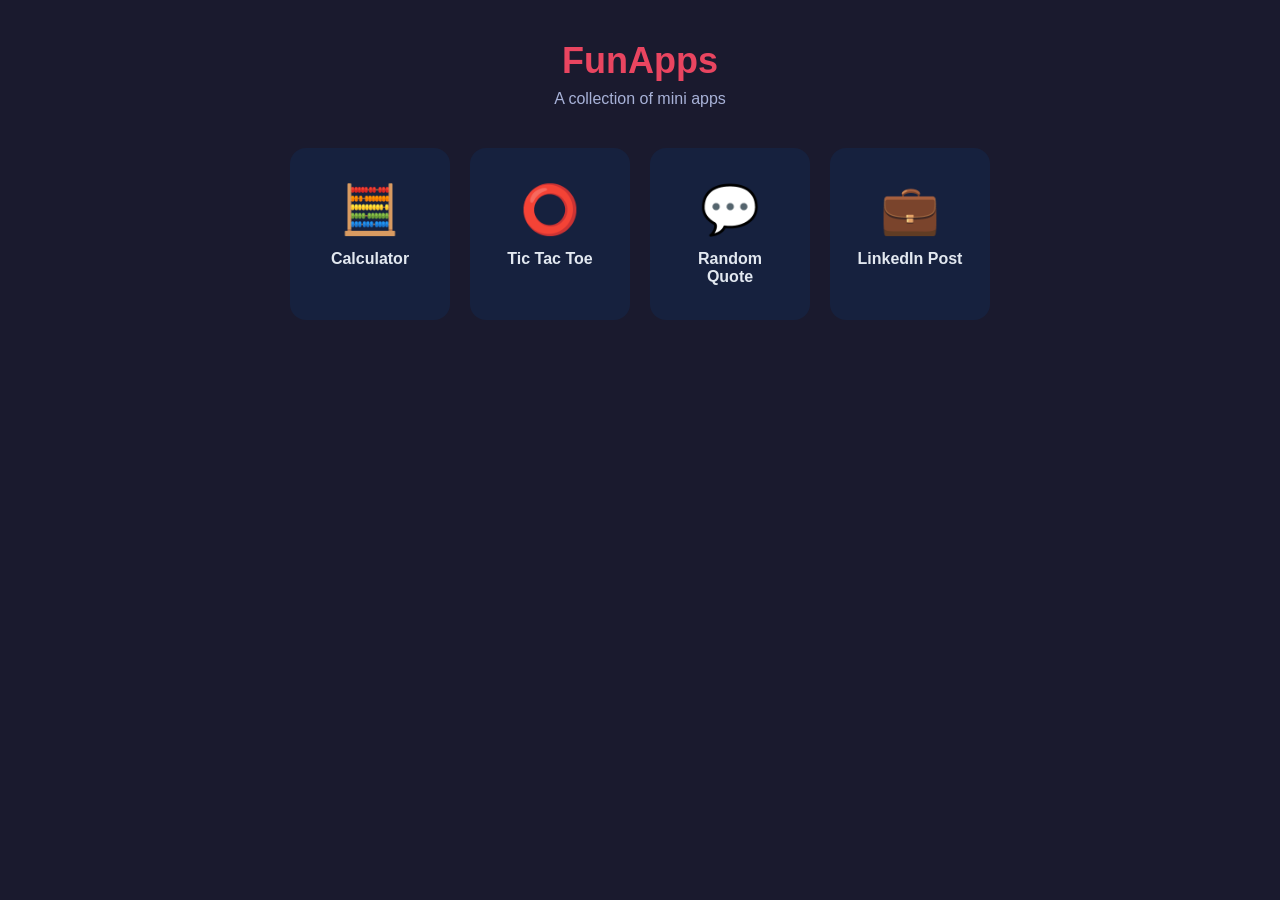
<file: index.html>
<!DOCTYPE html>
<html lang="en">
<head>
  <meta charset="UTF-8">
  <meta name="viewport" content="width=device-width, initial-scale=1.0">
  <title>FunApps</title>
  <style>
    * { box-sizing: border-box; margin: 0; padding: 0; }
    body {
      font-family: -apple-system, BlinkMacSystemFont, 'Segoe UI', sans-serif;
      background: #1a1a2e;
      color: #e2e8f0;
      min-height: 100vh;
      padding: 40px 20px;
    }
    h1 {
      text-align: center;
      font-size: 36px;
      font-weight: 700;
      margin-bottom: 8px;
      color: #e94560;
    }
    p.subtitle {
      text-align: center;
      color: #a8b2d8;
      margin-bottom: 40px;
    }
    .apps {
      display: flex;
      flex-wrap: wrap;
      gap: 20px;
      justify-content: center;
      max-width: 800px;
      margin: 0 auto;
    }
    .app-card {
      background: #16213e;
      border-radius: 16px;
      padding: 32px 24px;
      text-align: center;
      text-decoration: none;
      color: inherit;
      width: 160px;
      transition: transform 0.2s, background 0.2s;
      border: 2px solid transparent;
    }
    .app-card:hover {
      transform: translateY(-4px);
      background: #0f3460;
      border-color: #e94560;
    }
    .app-card .icon { font-size: 48px; margin-bottom: 12px; }
    .app-card .name { font-size: 16px; font-weight: 600; }
  </style>
</head>
<body>
  <h1>FunApps</h1>
  <p class="subtitle">A collection of mini apps</p>
  <div class="apps">
    <a class="app-card" href="Calculator/">
      <div class="icon">🧮</div>
      <div class="name">Calculator</div>
    </a>
    <a class="app-card" href="TicTacToe/">
      <div class="icon">⭕</div>
      <div class="name">Tic Tac Toe</div>
    </a>
    <a class="app-card" href="RandomQuote/">
      <div class="icon">💬</div>
      <div class="name">Random Quote</div>
    </a>
    <a class="app-card" href="LinkedInPost/">
      <div class="icon">💼</div>
      <div class="name">LinkedIn Post</div>
    </a>
  </div>
</body>
</html>
</file>
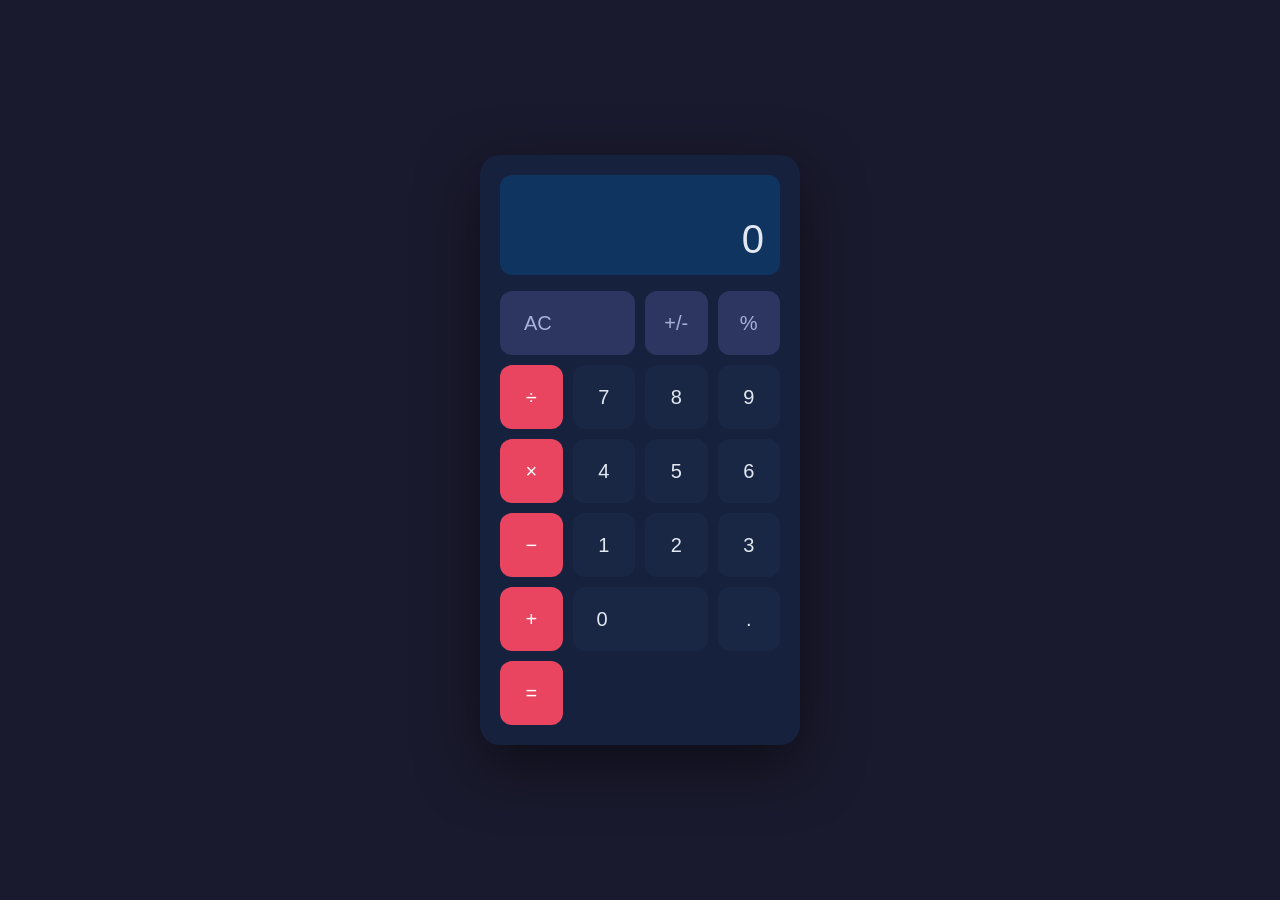
<file: Calculator/index.html>
<!DOCTYPE html>
<html lang="en">
<head>
  <meta charset="UTF-8">
  <meta name="viewport" content="width=device-width, initial-scale=1.0">
  <title>Calculator</title>
  <link rel="stylesheet" href="style.css">
</head>
<body>
  <div class="calculator">
    <div class="display">
      <div class="expression" id="expression"></div>
      <div class="result" id="result">0</div>
    </div>
    <div class="buttons">
      <button class="btn btn-wide btn-secondary" data-action="clear">AC</button>
      <button class="btn btn-secondary" data-action="toggle-sign">+/-</button>
      <button class="btn btn-secondary" data-action="percent">%</button>
      <button class="btn btn-operator" data-action="operator" data-value="/">÷</button>

      <button class="btn" data-action="digit" data-value="7">7</button>
      <button class="btn" data-action="digit" data-value="8">8</button>
      <button class="btn" data-action="digit" data-value="9">9</button>
      <button class="btn btn-operator" data-action="operator" data-value="*">×</button>

      <button class="btn" data-action="digit" data-value="4">4</button>
      <button class="btn" data-action="digit" data-value="5">5</button>
      <button class="btn" data-action="digit" data-value="6">6</button>
      <button class="btn btn-operator" data-action="operator" data-value="-">−</button>

      <button class="btn" data-action="digit" data-value="1">1</button>
      <button class="btn" data-action="digit" data-value="2">2</button>
      <button class="btn" data-action="digit" data-value="3">3</button>
      <button class="btn btn-operator" data-action="operator" data-value="+">+</button>

      <button class="btn btn-wide" data-action="digit" data-value="0">0</button>
      <button class="btn" data-action="decimal">.</button>
      <button class="btn btn-operator" data-action="equals">=</button>
    </div>
  </div>
  <script src="app.js"></script>
</body>
</html>
</file>
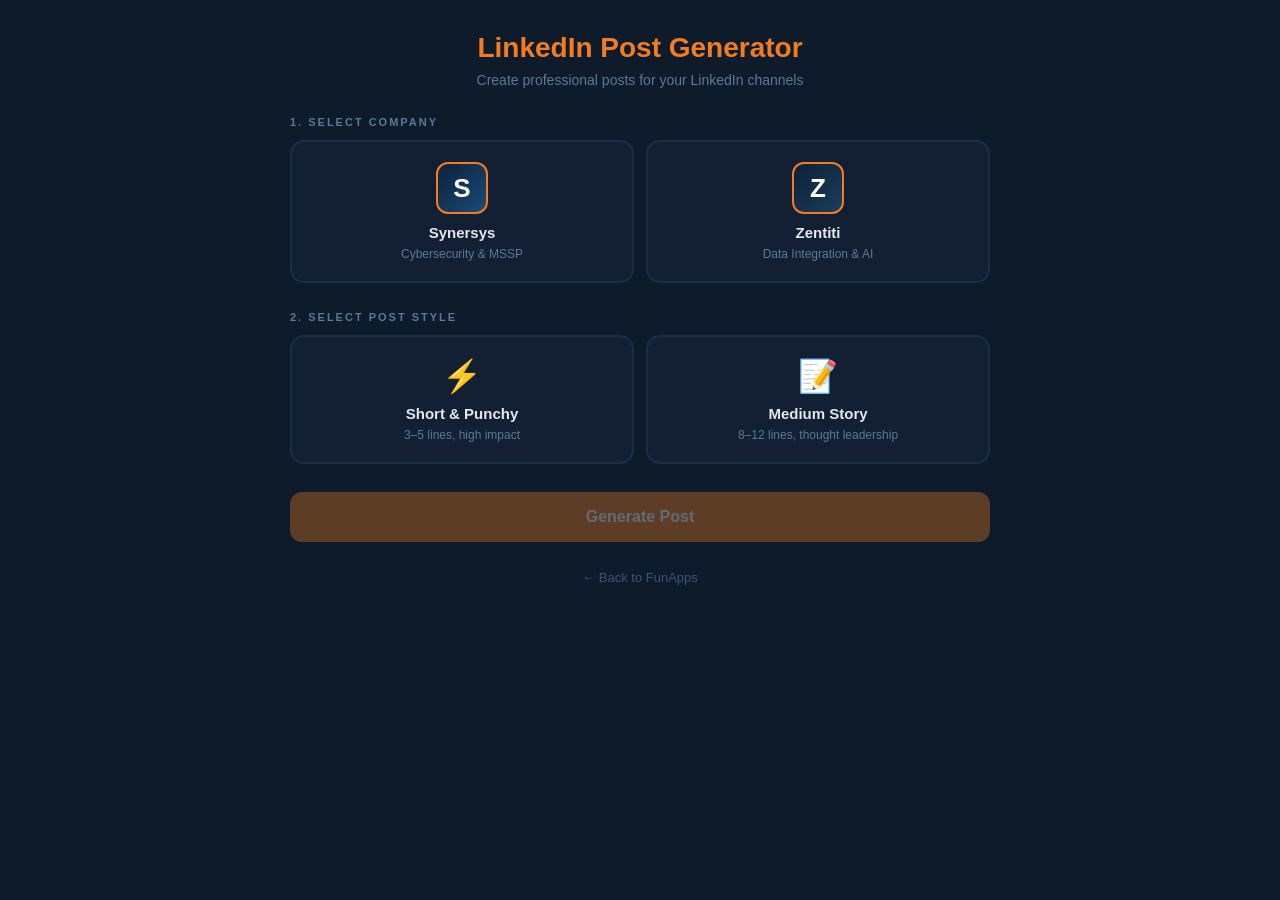
<file: LinkedInPost/index.html>
<!DOCTYPE html>
<html lang="en">
<head>
  <meta charset="UTF-8">
  <meta name="viewport" content="width=device-width, initial-scale=1.0">
  <title>LinkedIn Post Generator</title>
  <link rel="stylesheet" href="style.css">
</head>
<body>
  <div class="container">
    <h1>LinkedIn Post Generator</h1>
    <p class="subtitle">Create professional posts for your LinkedIn channels</p>

    <div class="step">
      <div class="step-label">1. Select Company</div>
      <div class="option-grid">
        <label class="option-card">
          <input type="radio" name="company" value="synersys">
          <div class="option-inner">
            <div class="company-logo synersys-logo">S</div>
            <div class="option-name">Synersys</div>
            <div class="option-desc">Cybersecurity &amp; MSSP</div>
          </div>
        </label>
        <label class="option-card">
          <input type="radio" name="company" value="zentiti">
          <div class="option-inner">
            <div class="company-logo zentiti-logo">Z</div>
            <div class="option-name">Zentiti</div>
            <div class="option-desc">Data Integration &amp; AI</div>
          </div>
        </label>
      </div>
    </div>

    <div class="step">
      <div class="step-label">2. Select Post Style</div>
      <div class="option-grid">
        <label class="option-card">
          <input type="radio" name="length" value="short">
          <div class="option-inner">
            <div class="style-icon">⚡</div>
            <div class="option-name">Short &amp; Punchy</div>
            <div class="option-desc">3–5 lines, high impact</div>
          </div>
        </label>
        <label class="option-card">
          <input type="radio" name="length" value="medium">
          <div class="option-inner">
            <div class="style-icon">📝</div>
            <div class="option-name">Medium Story</div>
            <div class="option-desc">8–12 lines, thought leadership</div>
          </div>
        </label>
      </div>
    </div>

    <button class="generate-btn" id="generate-btn" disabled>Generate Post</button>

    <div class="result" id="result" style="display:none">

      <div class="result-section">
        <div class="result-section-label">POST TEXT — copy &amp; paste into LinkedIn</div>
        <div class="post-text-box">
          <div class="post-text" id="post-text"></div>
        </div>
        <button class="action-btn copy-btn" id="copy-btn">
          <span id="copy-label">Copy Text</span>
        </button>
      </div>

      <div class="result-section">
        <div class="result-section-label">VISUAL — download &amp; upload to LinkedIn post</div>
        <div class="preview-wrap">
          <canvas id="post-canvas"></canvas>
        </div>
        <button class="action-btn new-image-btn" id="new-image-btn">Try Another Image</button>
        <div class="bottom-row">
          <button class="action-btn download-btn" id="download-btn">Download Image</button>
          <button class="action-btn regen-btn" id="regen-btn">Regenerate Post</button>
        </div>
      </div>

    </div>

    <a class="back-link" href="../">&#8592; Back to FunApps</a>
  </div>

  <script src="app.js"></script>
</body>
</html>
</file>
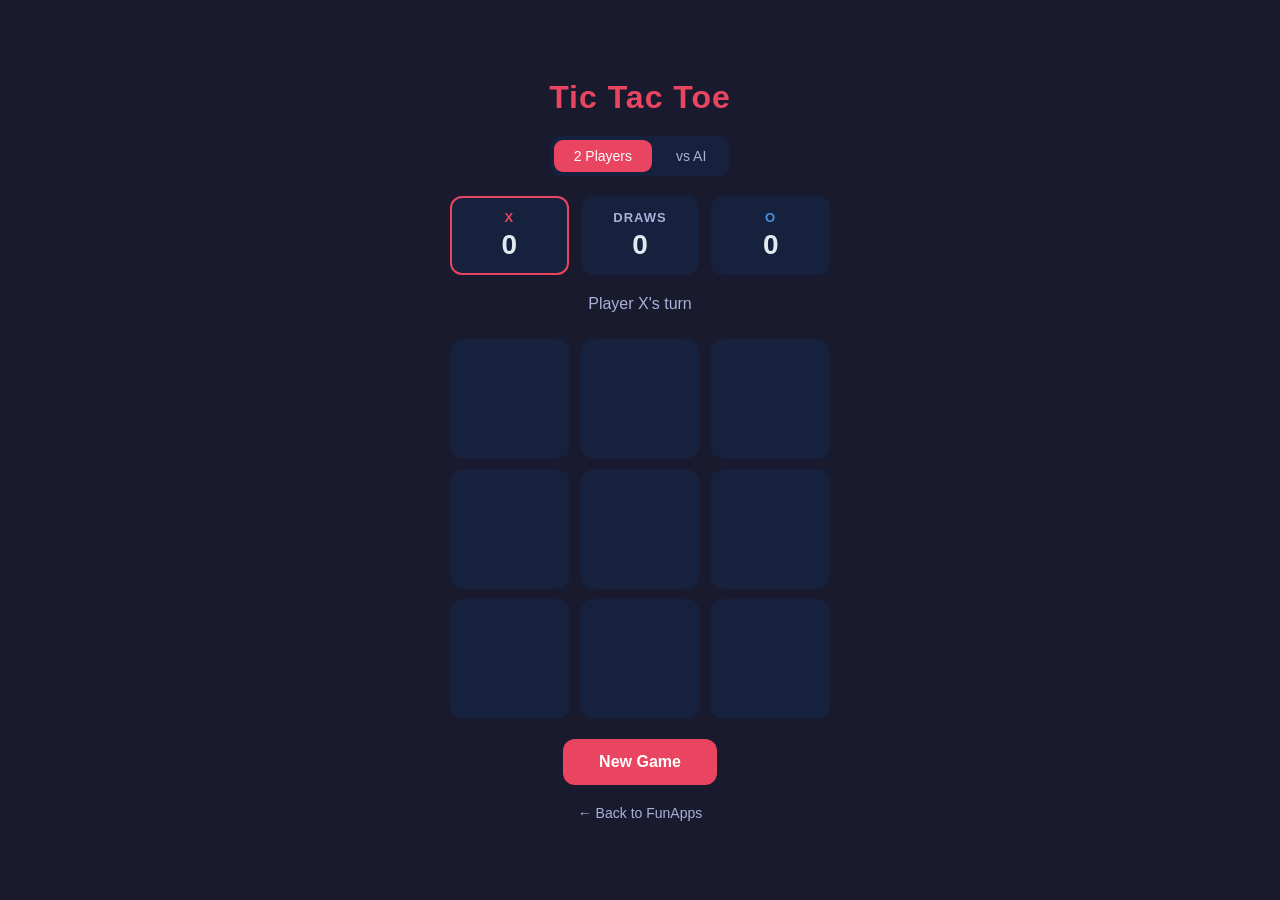
<file: TicTacToe/index.html>
<!DOCTYPE html>
<html lang="en">
<head>
  <meta charset="UTF-8">
  <meta name="viewport" content="width=device-width, initial-scale=1.0">
  <title>Tic Tac Toe</title>
  <link rel="stylesheet" href="style.css">
</head>
<body>
  <div class="container">
    <h1>Tic Tac Toe</h1>

    <div class="mode-selector">
      <button class="mode-btn active" data-mode="2p">2 Players</button>
      <button class="mode-btn" data-mode="ai">vs AI</button>
    </div>

    <div class="scoreboard">
      <div class="score-card" id="score-x">
        <div class="score-label">X</div>
        <div class="score-value" id="wins-x">0</div>
      </div>
      <div class="score-card draws">
        <div class="score-label">Draws</div>
        <div class="score-value" id="draws">0</div>
      </div>
      <div class="score-card" id="score-o">
        <div class="score-label">O</div>
        <div class="score-value" id="wins-o">0</div>
      </div>
    </div>

    <div class="status" id="status">Player X's turn</div>

    <div class="board" id="board">
      <div class="cell" data-index="0"></div>
      <div class="cell" data-index="1"></div>
      <div class="cell" data-index="2"></div>
      <div class="cell" data-index="3"></div>
      <div class="cell" data-index="4"></div>
      <div class="cell" data-index="5"></div>
      <div class="cell" data-index="6"></div>
      <div class="cell" data-index="7"></div>
      <div class="cell" data-index="8"></div>
    </div>

    <button class="restart-btn" id="restart">New Game</button>
    <a class="back-link" href="../">&#8592; Back to FunApps</a>
  </div>

  <div class="overlay" id="overlay">
    <div class="result-card">
      <div class="result-icon" id="result-icon"></div>
      <div class="result-text" id="result-text"></div>
      <button class="restart-btn" id="play-again">Play Again</button>
    </div>
  </div>

  <script src="app.js"></script>
</body>
</html>
</file>
<file: Calculator/style.css>
* {
  box-sizing: border-box;
  margin: 0;
  padding: 0;
}

body {
  display: flex;
  justify-content: center;
  align-items: center;
  min-height: 100vh;
  background: #1a1a2e;
  font-family: -apple-system, BlinkMacSystemFont, 'Segoe UI', sans-serif;
}

.calculator {
  background: #16213e;
  border-radius: 20px;
  padding: 20px;
  box-shadow: 0 20px 60px rgba(0, 0, 0, 0.5);
  width: 320px;
}

.display {
  background: #0f3460;
  border-radius: 12px;
  padding: 20px 16px 12px;
  margin-bottom: 16px;
  min-height: 100px;
  display: flex;
  flex-direction: column;
  justify-content: flex-end;
  align-items: flex-end;
  overflow: hidden;
}

.expression {
  color: #a8b2d8;
  font-size: 14px;
  min-height: 20px;
  word-break: break-all;
  text-align: right;
}

.result {
  color: #e2e8f0;
  font-size: 40px;
  font-weight: 300;
  word-break: break-all;
  text-align: right;
  line-height: 1.2;
}

.result.small {
  font-size: 28px;
}

.buttons {
  display: grid;
  grid-template-columns: repeat(4, 1fr);
  gap: 10px;
}

.btn {
  background: #1a2744;
  color: #e2e8f0;
  border: none;
  border-radius: 12px;
  font-size: 20px;
  font-weight: 400;
  height: 64px;
  cursor: pointer;
  transition: background 0.1s, transform 0.1s;
  user-select: none;
}

.btn:hover {
  background: #243256;
}

.btn:active {
  transform: scale(0.95);
  background: #2d3f6b;
}

.btn-wide {
  grid-column: span 2;
  text-align: left;
  padding-left: 24px;
}

.btn-secondary {
  background: #2d3561;
  color: #a8b2d8;
}

.btn-secondary:hover {
  background: #374275;
}

.btn-operator {
  background: #e94560;
  color: #fff;
  font-weight: 500;
}

.btn-operator:hover {
  background: #f05576;
}

.btn-operator.active {
  background: #fff;
  color: #e94560;
}
</file>
<file: LinkedInPost/style.css>
* { box-sizing: border-box; margin: 0; padding: 0; }

body {
  font-family: -apple-system, BlinkMacSystemFont, 'Segoe UI', sans-serif;
  background: #0d1b2a;
  color: #e2e8f0;
  min-height: 100vh;
  padding: 32px 16px 56px;
}

.container {
  max-width: 700px;
  margin: 0 auto;
  display: flex;
  flex-direction: column;
  gap: 28px;
}

h1 {
  font-size: 28px;
  font-weight: 700;
  color: #f47c20;
  text-align: center;
}

.subtitle {
  text-align: center;
  color: #5a7a96;
  font-size: 14px;
  margin-top: -20px;
}

.step { display: flex; flex-direction: column; gap: 12px; }

.step-label {
  font-size: 11px;
  font-weight: 700;
  text-transform: uppercase;
  letter-spacing: 2px;
  color: #5a7a96;
}

.option-grid {
  display: grid;
  grid-template-columns: 1fr 1fr;
  gap: 12px;
}

.option-card {
  cursor: pointer;
  border-radius: 14px;
  border: 2px solid #1a2f45;
  background: #132033;
  transition: border-color 0.2s, background 0.2s, transform 0.15s;
  display: block;
}

.option-card:hover { border-color: #f47c20; transform: translateY(-2px); }
.option-card input[type="radio"] { display: none; }
.option-card:has(input:checked) { border-color: #f47c20; background: #1a2f45; }

.option-inner {
  padding: 20px 16px;
  display: flex;
  flex-direction: column;
  align-items: center;
  gap: 6px;
  text-align: center;
}

.company-logo {
  width: 52px; height: 52px;
  border-radius: 12px;
  display: flex; align-items: center; justify-content: center;
  font-size: 26px; font-weight: 800; color: #fff;
  margin-bottom: 4px;
}

.synersys-logo { background: linear-gradient(135deg, #0d2137, #1a4a7a); border: 2px solid #f47c20; }
.zentiti-logo  { background: linear-gradient(135deg, #0d2137, #1a3d5c); border: 2px solid #f47c20; }

.style-icon { font-size: 32px; margin-bottom: 4px; }
.option-name { font-size: 15px; font-weight: 700; color: #e2e8f0; }
.option-desc { font-size: 12px; color: #5a7a96; }

.generate-btn {
  background: #f47c20;
  color: #fff;
  border: none;
  border-radius: 12px;
  padding: 16px;
  font-size: 16px;
  font-weight: 700;
  cursor: pointer;
  transition: background 0.2s, transform 0.1s, opacity 0.2s;
}

.generate-btn:hover:not(:disabled) { background: #e06b10; }
.generate-btn:active:not(:disabled) { transform: scale(0.98); }
.generate-btn:disabled { opacity: 0.35; cursor: not-allowed; }

/* Result */
.result { display: flex; flex-direction: column; gap: 24px; }

.result-section { display: flex; flex-direction: column; gap: 10px; }

.result-section-label {
  font-size: 10px;
  font-weight: 700;
  text-transform: uppercase;
  letter-spacing: 2px;
  color: #5a7a96;
  padding-bottom: 2px;
  border-bottom: 1px solid #1a2f45;
}

.post-text-box {
  background: #132033;
  border-radius: 12px;
  border: 1px solid #1a2f45;
  padding: 20px;
}

.post-text {
  font-size: 14px;
  line-height: 1.85;
  color: #c8d6e5;
  white-space: pre-wrap;
  word-break: break-word;
}

.preview-wrap {
  width: 100%;
  border-radius: 12px;
  overflow: hidden;
  box-shadow: 0 12px 40px rgba(0,0,0,0.5);
}

.preview-wrap canvas { width: 100%; height: auto; display: block; }

.action-btn {
  border: none;
  border-radius: 10px;
  padding: 13px 20px;
  font-size: 13px;
  font-weight: 600;
  cursor: pointer;
  transition: opacity 0.2s, transform 0.1s;
  width: 100%;
}

.action-btn:active { transform: scale(0.97); }

.copy-btn     { background: #1a4a7a; color: #e2e8f0; }
.copy-btn:hover { background: #1e5590; }

.bottom-row {
  display: grid;
  grid-template-columns: 1fr 1fr;
  gap: 10px;
}

.new-image-btn { background: #132033; color: #a8b8cc; border: 1px dashed #2a4a6a; }
.new-image-btn:hover { background: #1a2f45; color: #e2e8f0; border-color: #f47c20; }

.download-btn { background: #f47c20; color: #fff; }
.download-btn:hover { background: #e06b10; }

.regen-btn    { background: #1a2f45; color: #a8b8cc; }
.regen-btn:hover { background: #243d5a; }

.back-link {
  color: #3a5570;
  text-decoration: none;
  font-size: 13px;
  text-align: center;
  transition: color 0.2s;
}
.back-link:hover { color: #e2e8f0; }
</file>
<file: TicTacToe/style.css>
* {
  box-sizing: border-box;
  margin: 0;
  padding: 0;
}

body {
  font-family: -apple-system, BlinkMacSystemFont, 'Segoe UI', sans-serif;
  background: #1a1a2e;
  color: #e2e8f0;
  min-height: 100vh;
  display: flex;
  justify-content: center;
  align-items: center;
  padding: 20px;
}

.container {
  display: flex;
  flex-direction: column;
  align-items: center;
  gap: 20px;
  width: 100%;
  max-width: 380px;
}

h1 {
  font-size: 32px;
  font-weight: 700;
  color: #e94560;
  letter-spacing: 1px;
}

/* Mode selector */
.mode-selector {
  display: flex;
  background: #16213e;
  border-radius: 12px;
  padding: 4px;
  gap: 4px;
}

.mode-btn {
  padding: 8px 20px;
  border: none;
  border-radius: 9px;
  background: transparent;
  color: #a8b2d8;
  font-size: 14px;
  font-weight: 500;
  cursor: pointer;
  transition: background 0.2s, color 0.2s;
}

.mode-btn.active {
  background: #e94560;
  color: #fff;
}

/* Scoreboard */
.scoreboard {
  display: flex;
  gap: 12px;
  width: 100%;
}

.score-card {
  flex: 1;
  background: #16213e;
  border-radius: 12px;
  padding: 12px;
  text-align: center;
  border: 2px solid transparent;
  transition: border-color 0.3s;
}

.score-card.active-turn {
  border-color: #e94560;
}

.score-label {
  font-size: 13px;
  color: #a8b2d8;
  margin-bottom: 4px;
  font-weight: 600;
  text-transform: uppercase;
  letter-spacing: 1px;
}

.score-value {
  font-size: 28px;
  font-weight: 700;
}

#score-x .score-label { color: #e94560; }
#score-o .score-label { color: #4a90d9; }

/* Status */
.status {
  font-size: 16px;
  color: #a8b2d8;
  font-weight: 500;
  min-height: 24px;
}

/* Board */
.board {
  display: grid;
  grid-template-columns: repeat(3, 1fr);
  gap: 10px;
  width: 100%;
}

.cell {
  background: #16213e;
  border-radius: 14px;
  aspect-ratio: 1;
  display: flex;
  align-items: center;
  justify-content: center;
  font-size: 52px;
  font-weight: 700;
  cursor: pointer;
  transition: background 0.15s, transform 0.15s;
  user-select: none;
}

.cell:hover:not(.taken) {
  background: #1e2d50;
  transform: scale(1.03);
}

.cell.x {
  color: #e94560;
}

.cell.o {
  color: #4a90d9;
}

.cell.taken {
  cursor: default;
}

.cell.win {
  background: #0f3460;
  transform: scale(1.06);
}

/* Restart button */
.restart-btn {
  background: #e94560;
  color: #fff;
  border: none;
  border-radius: 12px;
  padding: 14px 36px;
  font-size: 16px;
  font-weight: 600;
  cursor: pointer;
  transition: background 0.2s, transform 0.1s;
}

.restart-btn:hover { background: #f05576; }
.restart-btn:active { transform: scale(0.97); }

/* Back link */
.back-link {
  color: #a8b2d8;
  text-decoration: none;
  font-size: 14px;
  transition: color 0.2s;
}
.back-link:hover { color: #e2e8f0; }

/* Overlay */
.overlay {
  display: none;
  position: fixed;
  inset: 0;
  background: rgba(0,0,0,0.7);
  backdrop-filter: blur(4px);
  justify-content: center;
  align-items: center;
  z-index: 10;
}

.overlay.show {
  display: flex;
}

.result-card {
  background: #16213e;
  border-radius: 20px;
  padding: 40px 48px;
  text-align: center;
  display: flex;
  flex-direction: column;
  align-items: center;
  gap: 16px;
  box-shadow: 0 20px 60px rgba(0,0,0,0.5);
  animation: pop 0.3s cubic-bezier(0.34, 1.56, 0.64, 1);
}

@keyframes pop {
  from { transform: scale(0.7); opacity: 0; }
  to   { transform: scale(1);   opacity: 1; }
}

.result-icon { font-size: 64px; }

.result-text {
  font-size: 24px;
  font-weight: 700;
  color: #e2e8f0;
}
</file>
